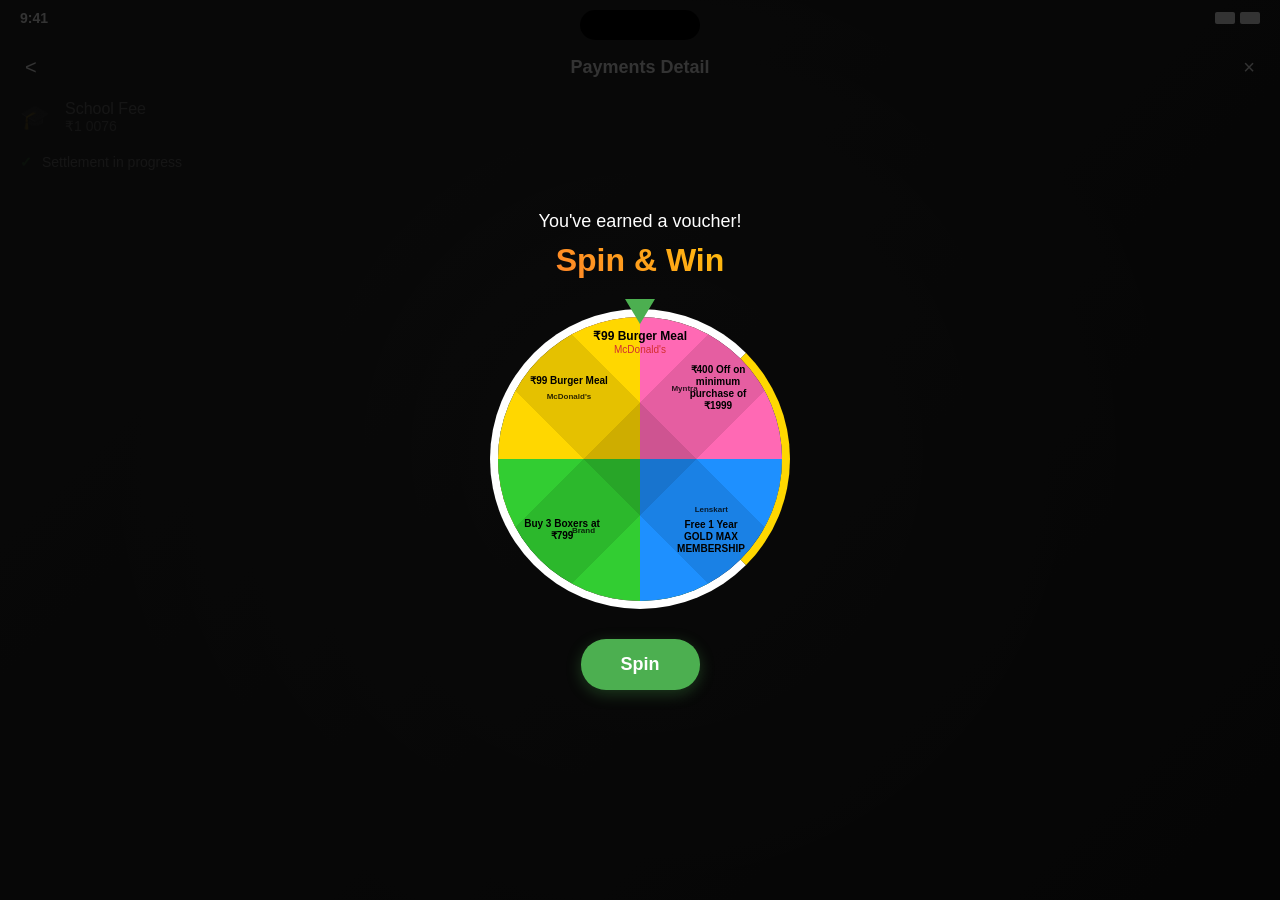
<file: index.html>
<!DOCTYPE html>
<html lang="en">
<head>
    <meta charset="UTF-8">
    <meta name="viewport" content="width=device-width, initial-scale=1.0">
    <title>Spin & Win - Payments Detail</title>
    <link rel="stylesheet" href="styles.css">
</head>
<body>
    <div class="app-container">
        <!-- Status Bar -->
        <div class="status-bar">
            <span class="time">9:41</span>
            <div class="status-icons">
                <span class="signal"></span>
                <span class="wifi"></span>
            </div>
        </div>
        
        <!-- Dynamic Island -->
        <div class="dynamic-island"></div>
        
        <!-- Navigation Bar -->
        <div class="nav-bar">
            <button class="back-btn">&lt;</button>
            <h1 class="nav-title">Payments Detail</h1>
            <button class="close-btn">×</button>
        </div>
        
        <!-- Background Content (Partially Visible) -->
        <div class="background-content">
            <div class="payment-item">
                <div class="payment-icon">🎓</div>
                <div class="payment-details">
                    <div class="payment-title">School Fee</div>
                    <div class="payment-amount">₹1 0076</div>
                </div>
            </div>
            <div class="timeline">
                <div class="timeline-item">
                    <div class="checkmark">✓</div>
                    <span>Settlement in progress</span>
                </div>
            </div>
        </div>
        
        <!-- Spin & Win Overlay -->
        <div class="overlay">
            <div class="overlay-content">
                <h2 class="overlay-title">You've earned a voucher!</h2>
                <h1 class="spin-win-title">Spin & Win</h1>
                
                <!-- Spin Wheel Container -->
                <div class="wheel-container">
                    <div class="wheel" id="spinWheel">
                        <!-- Wheel segments will be created by CSS -->
                    </div>
                    <div class="wheel-pointer"></div>
                </div>
                
                <!-- Spin Button -->
                <button class="spin-btn" id="spinButton">Spin</button>
            </div>
        </div>
    </div>
    
    <script src="script.js"></script>
</body>
</html>
</file>
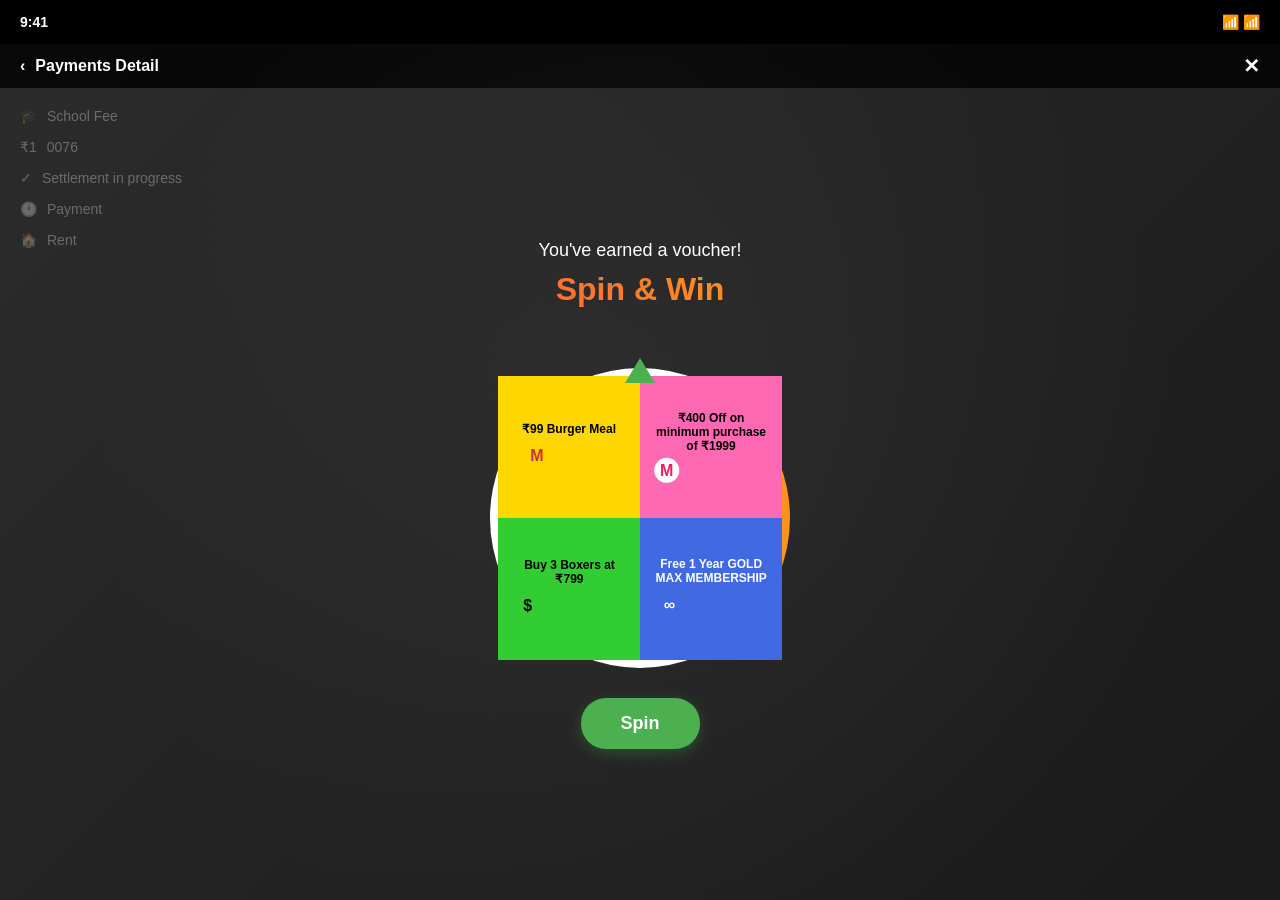
<file: spin-wheel.html>
<!DOCTYPE html>
<html lang="en">
<head>
    <meta charset="UTF-8">
    <meta name="viewport" content="width=device-width, initial-scale=1.0">
    <title>Spin & Win Wheel</title>
    <style>
        * {
            margin: 0;
            padding: 0;
            box-sizing: border-box;
        }

        body {
            font-family: -apple-system, BlinkMacSystemFont, 'Segoe UI', Roboto, sans-serif;
            background: linear-gradient(135deg, #2c2c2c 0%, #1a1a1a 100%);
            min-height: 100vh;
            display: flex;
            flex-direction: column;
            position: relative;
            overflow: hidden;
        }

        /* Background pattern */
        body::before {
            content: '';
            position: absolute;
            top: 0;
            left: 0;
            right: 0;
            bottom: 0;
            background: radial-gradient(circle at center, rgba(128, 128, 128, 0.1) 0%, transparent 70%);
            pointer-events: none;
        }

        /* Status Bar */
        .status-bar {
            height: 44px;
            background: #000;
            display: flex;
            justify-content: space-between;
            align-items: center;
            padding: 0 20px;
            color: white;
            font-size: 14px;
            font-weight: 600;
            position: relative;
        }

        .dynamic-island {
            position: absolute;
            left: 50%;
            transform: translateX(-50%);
            width: 120px;
            height: 30px;
            background: #000;
            border-radius: 15px;
            top: 7px;
        }

        /* Navigation Bar */
        .nav-bar {
            height: 44px;
            background: rgba(0, 0, 0, 0.8);
            display: flex;
            justify-content: space-between;
            align-items: center;
            padding: 0 20px;
            color: white;
            font-size: 16px;
            font-weight: 600;
        }

        .nav-left {
            display: flex;
            align-items: center;
            gap: 10px;
        }

        .nav-right {
            font-size: 20px;
            font-weight: bold;
        }

        /* Main Content */
        .main-content {
            flex: 1;
            display: flex;
            flex-direction: column;
            align-items: center;
            justify-content: center;
            padding: 20px;
            position: relative;
        }

        /* Payment Details (Background) */
        .payment-details {
            position: absolute;
            top: 20px;
            left: 20px;
            right: 20px;
            color: white;
            opacity: 0.3;
            font-size: 14px;
        }

        .payment-item {
            display: flex;
            align-items: center;
            gap: 10px;
            margin-bottom: 15px;
        }

        /* Spin & Win Overlay */
        .spin-win-overlay {
            text-align: center;
            margin-bottom: 30px;
        }

        .earned-text {
            color: white;
            font-size: 18px;
            margin-bottom: 10px;
        }

        .spin-win-title {
            background: linear-gradient(45deg, #ff6b35, #f7931e);
            -webkit-background-clip: text;
            -webkit-text-fill-color: transparent;
            background-clip: text;
            font-size: 32px;
            font-weight: bold;
            margin-bottom: 30px;
        }

        /* Wheel Container */
        .wheel-container {
            position: relative;
            width: 300px;
            height: 300px;
            margin: 0 auto 30px;
        }

        /* Pointer */
        .pointer {
            position: absolute;
            top: -10px;
            left: 50%;
            transform: translateX(-50%);
            width: 0;
            height: 0;
            border-left: 15px solid transparent;
            border-right: 15px solid transparent;
            border-bottom: 25px solid #4CAF50;
            z-index: 10;
        }

        /* Wheel */
        .wheel {
            width: 300px;
            height: 300px;
            border-radius: 50%;
            position: relative;
            border: 8px solid white;
            border-right: 8px solid #f7931e;
            transition: transform 3s cubic-bezier(0.25, 0.46, 0.45, 0.94);
            transform: rotate(0deg);
        }

        .wheel.spinning {
            animation: spin 3s cubic-bezier(0.25, 0.46, 0.45, 0.94) forwards;
        }

        @keyframes spin {
            0% { transform: rotate(0deg); }
            100% { transform: rotate(var(--spin-degrees)); }
        }

        /* Wheel Segments */
        .segment {
            position: absolute;
            width: 50%;
            height: 50%;
            transform-origin: 100% 100%;
            display: flex;
            flex-direction: column;
            align-items: center;
            justify-content: center;
            text-align: center;
            font-size: 12px;
            font-weight: bold;
            color: black;
        }

        .segment.yellow {
            background: #FFD700;
            transform: rotate(0deg);
        }

        .segment.pink {
            background: #FF69B4;
            transform: rotate(90deg);
        }

        .segment.blue {
            background: #4169E1;
            transform: rotate(180deg);
            color: white;
        }

        .segment.green {
            background: #32CD32;
            transform: rotate(270deg);
        }

        .segment-content {
            transform: rotate(calc(-1 * var(--segment-rotation)));
            max-width: 80%;
        }

        .segment-logo {
            width: 30px;
            height: 30px;
            margin-top: 5px;
            display: flex;
            align-items: center;
            justify-content: center;
            font-weight: bold;
            font-size: 16px;
        }

        /* Spin Button */
        .spin-button {
            background: #4CAF50;
            color: white;
            border: none;
            padding: 15px 40px;
            border-radius: 25px;
            font-size: 18px;
            font-weight: bold;
            cursor: pointer;
            transition: all 0.3s ease;
            box-shadow: 0 4px 15px rgba(76, 175, 80, 0.3);
        }

        .spin-button:hover {
            background: #45a049;
            transform: translateY(-2px);
            box-shadow: 0 6px 20px rgba(76, 175, 80, 0.4);
        }

        .spin-button:active {
            transform: translateY(0);
        }

        .spin-button:disabled {
            background: #ccc;
            cursor: not-allowed;
            transform: none;
            box-shadow: none;
        }

        /* Responsive Design */
        @media (max-width: 480px) {
            .wheel-container {
                width: 250px;
                height: 250px;
            }

            .wheel {
                width: 250px;
                height: 250px;
            }

            .spin-win-title {
                font-size: 28px;
            }

            .segment {
                font-size: 10px;
            }
        }
    </style>
</head>
<body>
    <!-- Status Bar -->
    <div class="status-bar">
        <span>9:41</span>
        <div class="dynamic-island"></div>
        <div>📶 📶</div>
    </div>

    <!-- Navigation Bar -->
    <div class="nav-bar">
        <div class="nav-left">
            <span>‹</span>
            <span>Payments Detail</span>
        </div>
        <div class="nav-right">✕</div>
    </div>

    <!-- Main Content -->
    <div class="main-content">
        <!-- Payment Details (Background) -->
        <div class="payment-details">
            <div class="payment-item">
                <span>🎓</span>
                <span>School Fee</span>
            </div>
            <div class="payment-item">
                <span>₹1</span>
                <span>0076</span>
            </div>
            <div class="payment-item">
                <span>✓</span>
                <span>Settlement in progress</span>
            </div>
            <div class="payment-item">
                <span>🕐</span>
                <span>Payment</span>
            </div>
            <div class="payment-item">
                <span>🏠</span>
                <span>Rent</span>
            </div>
        </div>

        <!-- Spin & Win Overlay -->
        <div class="spin-win-overlay">
            <div class="earned-text">You've earned a voucher!</div>
            <div class="spin-win-title">Spin & Win</div>
        </div>

        <!-- Wheel Container -->
        <div class="wheel-container">
            <div class="pointer"></div>
            <div class="wheel" id="wheel">
                <!-- Yellow Segment -->
                <div class="segment yellow" style="--segment-rotation: 0deg;">
                    <div class="segment-content">
                        <div>₹99 Burger Meal</div>
                        <div class="segment-logo" style="color: #d32f2f;">M</div>
                    </div>
                </div>

                <!-- Pink Segment -->
                <div class="segment pink" style="--segment-rotation: 90deg;">
                    <div class="segment-content">
                        <div>₹400 Off on minimum purchase of ₹1999</div>
                        <div class="segment-logo" style="color: #e91e63; background: white; border-radius: 50%; width: 25px; height: 25px;">M</div>
                    </div>
                </div>

                <!-- Blue Segment -->
                <div class="segment blue" style="--segment-rotation: 180deg;">
                    <div class="segment-content">
                        <div>Free 1 Year GOLD MAX MEMBERSHIP</div>
                        <div class="segment-logo" style="color: white;">∞</div>
                    </div>
                </div>

                <!-- Green Segment -->
                <div class="segment green" style="--segment-rotation: 270deg;">
                    <div class="segment-content">
                        <div>Buy 3 Boxers at ₹799</div>
                        <div class="segment-logo" style="color: #000;">$</div>
                    </div>
                </div>
            </div>
        </div>

        <!-- Spin Button -->
        <button class="spin-button" id="spinButton">Spin</button>
    </div>

    <script>
        class SpinWheel {
            constructor() {
                this.wheel = document.getElementById('wheel');
                this.spinButton = document.getElementById('spinButton');
                this.isSpinning = false;
                this.segments = [
                    { color: 'yellow', prize: '₹99 Burger Meal', logo: 'M', logoColor: '#d32f2f' },
                    { color: 'pink', prize: '₹400 Off on minimum purchase of ₹1999', logo: 'M', logoColor: '#e91e63' },
                    { color: 'blue', prize: 'Free 1 Year GOLD MAX MEMBERSHIP', logo: '∞', logoColor: 'white' },
                    { color: 'green', prize: 'Buy 3 Boxers at ₹799', logo: '$', logoColor: '#000' }
                ];
                
                this.init();
            }

            init() {
                this.spinButton.addEventListener('click', () => this.spin());
            }

            spin() {
                if (this.isSpinning) return;

                this.isSpinning = true;
                this.spinButton.disabled = true;
                this.spinButton.textContent = 'Spinning...';

                // Generate random spin degrees (multiple full rotations + random segment)
                const fullRotations = 3 + Math.random() * 2; // 3-5 full rotations
                const segmentAngle = 90; // Each segment is 90 degrees
                const randomSegment = Math.floor(Math.random() * 4);
                const finalAngle = randomSegment * segmentAngle;
                const totalDegrees = (fullRotations * 360) + finalAngle;

                // Set the spin animation
                this.wheel.style.setProperty('--spin-degrees', `${totalDegrees}deg`);
                this.wheel.classList.add('spinning');

                // Determine the winning segment
                const winningSegment = this.segments[randomSegment];

                // Reset after animation completes
                setTimeout(() => {
                    this.wheel.classList.remove('spinning');
                    this.wheel.style.transform = `rotate(${totalDegrees}deg)`;
                    
                    // Show result
                    this.showResult(winningSegment);
                    
                    this.isSpinning = false;
                    this.spinButton.disabled = false;
                    this.spinButton.textContent = 'Spin';
                }, 3000);
            }

            showResult(segment) {
                // Create a simple alert for the result
                // In a real app, you might want a more sophisticated modal
                setTimeout(() => {
                    alert(`Congratulations! You won: ${segment.prize}`);
                }, 500);
            }
        }

        // Initialize the spin wheel when the page loads
        document.addEventListener('DOMContentLoaded', () => {
            new SpinWheel();
        });
    </script>
</body>
</html>
</file>
<file: styles.css>
* {
    margin: 0;
    padding: 0;
    box-sizing: border-box;
}

body {
    font-family: -apple-system, BlinkMacSystemFont, 'Segoe UI', Roboto, sans-serif;
    background: linear-gradient(135deg, #2a2a2a 0%, #1a1a1a 100%);
    min-height: 100vh;
    position: relative;
    overflow: hidden;
}

/* Background Pattern */
body::before {
    content: '';
    position: absolute;
    top: 0;
    left: 0;
    right: 0;
    bottom: 0;
    background: radial-gradient(circle at center, rgba(255,255,255,0.05) 0%, transparent 70%);
    pointer-events: none;
}

.app-container {
    position: relative;
    min-height: 100vh;
    padding: 0;
}

/* Status Bar */
.status-bar {
    display: flex;
    justify-content: space-between;
    align-items: center;
    padding: 10px 20px;
    color: white;
    font-size: 14px;
    font-weight: 600;
    z-index: 1000;
    position: relative;
}

.status-icons {
    display: flex;
    gap: 5px;
}

.signal, .wifi {
    width: 20px;
    height: 12px;
    background: white;
    border-radius: 2px;
}

/* Dynamic Island */
.dynamic-island {
    position: absolute;
    top: 10px;
    left: 50%;
    transform: translateX(-50%);
    width: 120px;
    height: 30px;
    background: black;
    border-radius: 15px;
    z-index: 1001;
}

/* Navigation Bar */
.nav-bar {
    display: flex;
    justify-content: space-between;
    align-items: center;
    padding: 15px 20px;
    color: white;
    position: relative;
    z-index: 1000;
}

.back-btn, .close-btn {
    background: none;
    border: none;
    color: white;
    font-size: 20px;
    cursor: pointer;
    padding: 5px;
}

.nav-title {
    font-size: 18px;
    font-weight: 600;
}

/* Background Content */
.background-content {
    position: absolute;
    top: 100px;
    left: 20px;
    right: 20px;
    opacity: 0.3;
    z-index: 1;
}

.payment-item {
    display: flex;
    align-items: center;
    gap: 15px;
    margin-bottom: 20px;
    color: white;
}

.payment-icon {
    font-size: 24px;
}

.payment-title {
    font-size: 16px;
    font-weight: 500;
}

.payment-amount {
    font-size: 14px;
    opacity: 0.8;
}

.timeline {
    margin-top: 20px;
}

.timeline-item {
    display: flex;
    align-items: center;
    gap: 10px;
    color: white;
    font-size: 14px;
}

.checkmark {
    color: #4CAF50;
    font-weight: bold;
}

/* Overlay */
.overlay {
    position: absolute;
    top: 0;
    left: 0;
    right: 0;
    bottom: 0;
    background: rgba(0, 0, 0, 0.8);
    display: flex;
    align-items: center;
    justify-content: center;
    z-index: 2000;
}

.overlay-content {
    text-align: center;
    color: white;
    padding: 20px;
    max-width: 400px;
    width: 100%;
}

.overlay-title {
    font-size: 18px;
    margin-bottom: 10px;
    font-weight: 400;
}

.spin-win-title {
    font-size: 32px;
    font-weight: bold;
    background: linear-gradient(45deg, #FF6B35, #FFD700);
    -webkit-background-clip: text;
    -webkit-text-fill-color: transparent;
    background-clip: text;
    margin-bottom: 30px;
}

/* Wheel Container */
.wheel-container {
    position: relative;
    width: 300px;
    height: 300px;
    margin: 0 auto 30px;
}

.wheel {
    width: 100%;
    height: 100%;
    border-radius: 50%;
    position: relative;
    border: 8px solid white;
    border-right: 8px solid #FFD700;
    transition: transform 3s cubic-bezier(0.25, 0.46, 0.45, 0.94);
    transform: rotate(0deg);
}

.wheel-pointer {
    position: absolute;
    top: -10px;
    left: 50%;
    transform: translateX(-50%);
    width: 0;
    height: 0;
    border-left: 15px solid transparent;
    border-right: 15px solid transparent;
    border-top: 25px solid #4CAF50;
    z-index: 10;
}

/* Wheel Segments */
.wheel::before {
    content: '';
    position: absolute;
    top: 0;
    left: 0;
    right: 0;
    bottom: 0;
    border-radius: 50%;
    background: conic-gradient(
        #FFD700 0deg 90deg,
        #FF69B4 90deg 180deg,
        #1E90FF 180deg 270deg,
        #32CD32 270deg 360deg
    );
    mask: radial-gradient(circle at center, transparent 60%, black 60%);
    -webkit-mask: radial-gradient(circle at center, transparent 60%, black 60%);
}

/* Segment Content */
.wheel::after {
    content: '';
    position: absolute;
    top: 0;
    left: 0;
    right: 0;
    bottom: 0;
    border-radius: 50%;
    background: 
        linear-gradient(45deg, transparent 40%, rgba(0,0,0,0.1) 40%, rgba(0,0,0,0.1) 60%, transparent 60%),
        linear-gradient(-45deg, transparent 40%, rgba(0,0,0,0.1) 40%, rgba(0,0,0,0.1) 60%, transparent 60%);
}

/* Segment Labels */
.wheel-container::before {
    content: '₹99 Burger Meal';
    position: absolute;
    top: 20px;
    left: 50%;
    transform: translateX(-50%);
    font-size: 12px;
    font-weight: bold;
    color: black;
    z-index: 5;
}

.wheel-container::after {
    content: 'McDonald\'s';
    position: absolute;
    top: 35px;
    left: 50%;
    transform: translateX(-50%);
    font-size: 10px;
    color: #d32f2f;
    z-index: 5;
}

/* Additional segment labels using pseudo-elements on wheel */
.wheel::before {
    content: '';
    position: absolute;
    top: 0;
    left: 0;
    right: 0;
    bottom: 0;
    border-radius: 50%;
    background: 
        /* Right segment (Pink) */
        linear-gradient(90deg, transparent 0%, transparent 25%, #FF69B4 25%, #FF69B4 50%, transparent 50%),
        /* Bottom segment (Blue) */
        linear-gradient(180deg, transparent 0%, transparent 25%, #1E90FF 25%, #1E90FF 50%, transparent 50%),
        /* Left segment (Green) */
        linear-gradient(270deg, transparent 0%, transparent 25%, #32CD32 25%, #32CD32 50%, transparent 50%),
        /* Top segment (Yellow) */
        linear-gradient(0deg, transparent 0%, transparent 25%, #FFD700 25%, #FFD700 50%, transparent 50%);
    mask: radial-gradient(circle at center, transparent 60%, black 60%);
    -webkit-mask: radial-gradient(circle at center, transparent 60%, black 60%);
}

/* Spin Button */
.spin-btn {
    background: #4CAF50;
    color: white;
    border: none;
    padding: 15px 40px;
    font-size: 18px;
    font-weight: bold;
    border-radius: 25px;
    cursor: pointer;
    transition: all 0.3s ease;
    box-shadow: 0 4px 15px rgba(76, 175, 80, 0.3);
}

.spin-btn:hover {
    background: #45a049;
    transform: translateY(-2px);
    box-shadow: 0 6px 20px rgba(76, 175, 80, 0.4);
}

.spin-btn:active {
    transform: translateY(0);
}

.spin-btn:disabled {
    background: #ccc;
    cursor: not-allowed;
    transform: none;
    box-shadow: none;
}

/* Spinning Animation */
@keyframes spin {
    0% {
        transform: rotate(0deg);
    }
    100% {
        transform: rotate(360deg);
    }
}

.wheel.spinning {
    animation: spin 3s cubic-bezier(0.25, 0.46, 0.45, 0.94) forwards;
}

/* Responsive Design */
@media (max-width: 480px) {
    .wheel-container {
        width: 250px;
        height: 250px;
    }
    
    .spin-win-title {
        font-size: 28px;
    }
    
    .overlay-content {
        padding: 15px;
    }
}
</file>
